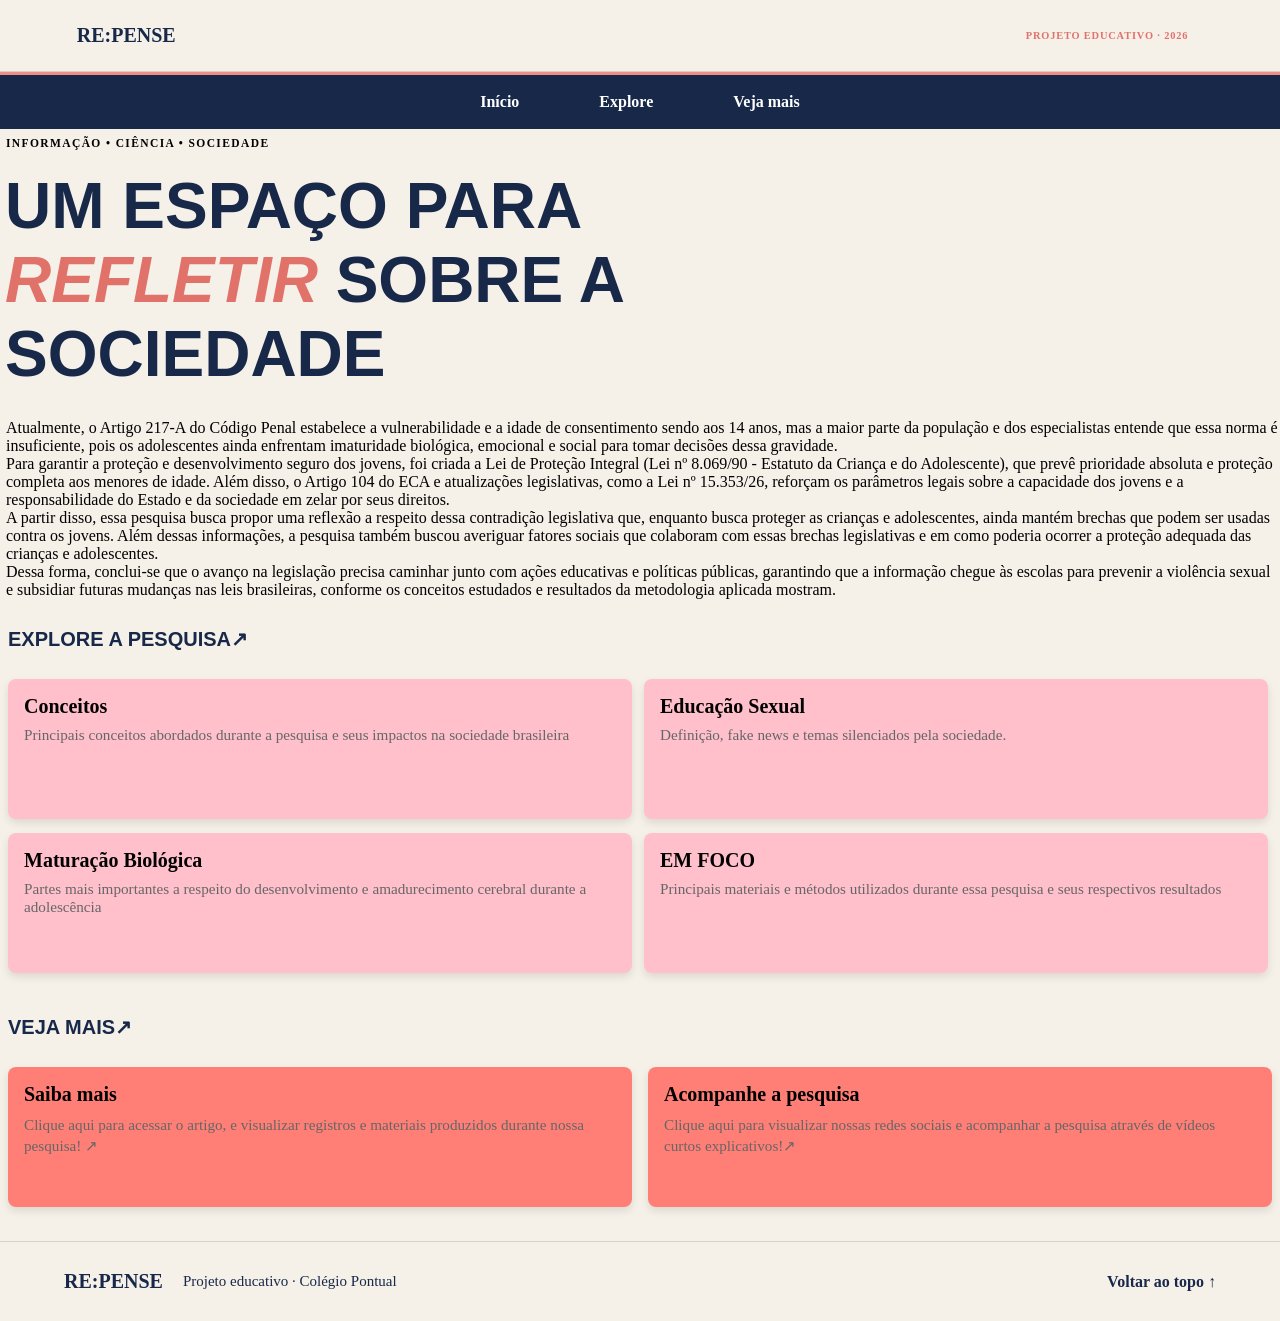
<file: index.html>
<!doctype html>
<html lang="pt-br">
  <head>
    <meta charset="UTF-8" />
    <meta name="viewport" 
      content="width=device-width, initial-scale=1.0">
    <title>RE:PENSE</title>
    <link rel="icon" type="image/png" href="./img-logo.png">
    <link rel="stylesheet" href="style.css" />
    <script src="script.js" defer></script>
  </head>
  <body>
    <section id="topo">
      <header class="site-header">
        <div class="interface">
        <a href="index.html" class="logo">RE:PENSE</a>
          <p class="edition">
              PROJETO EDUCATIVO · 2026
          </p>
      </div>
    </header>
    <nav class="menu">
      <a href="#inicio">Início</a>
      <a href="#explore">Explore</a>
      <a href="#veja">Veja mais</a>
    </nav>
    <main class="container-pagina">
      <section class="conteudo-principal">
        <p class="linha-embaixo">INFORMAÇÃo • CIÊNCIA • SOCIEDADE</p>
        <section id="inicio">
        <h1>Um espaço para <span class="destaque">refletir</span> sobre  a sociedade</h1>
        <p>Atualmente, o Artigo 217-A do Código Penal estabelece a vulnerabilidade e a idade de consentimento sendo aos 14 anos, mas a maior parte da população e dos especialistas entende que essa norma é insuficiente, pois os adolescentes ainda enfrentam imaturidade biológica, emocional e social para tomar decisões dessa gravidade. </p>
        <p>Para garantir a proteção e desenvolvimento seguro dos jovens, foi criada a Lei de Proteção Integral (Lei nº 8.069/90 - Estatuto da Criança e do Adolescente), que prevê prioridade absoluta e proteção completa aos menores de idade. Além disso, o Artigo 104 do ECA e atualizações legislativas, como a Lei nº 15.353/26, reforçam os parâmetros legais sobre a capacidade dos jovens e a responsabilidade do Estado e da sociedade em zelar por seus direitos.</p>
        <p>A partir disso, essa pesquisa busca propor uma reflexão a respeito dessa contradição legislativa que, enquanto busca proteger as crianças e adolescentes, ainda mantém brechas que podem ser usadas contra os jovens. Além dessas informações, a pesquisa também buscou averiguar fatores sociais que colaboram com essas brechas legislativas e em como poderia ocorrer a proteção adequada das crianças e adolescentes.</p>
        <p>Dessa forma, conclui-se que o avanço na legislação precisa caminhar junto com ações educativas e políticas públicas, garantindo que a informação chegue às escolas para prevenir a violência sexual e subsidiar futuras mudanças nas leis brasileiras, conforme os conceitos estudados e resultados da metodologia aplicada mostram.</p>
        </section>
        <br />
        <section id="explore">
        <h2>Explore a pesquisa↗</h2>
        <a href="conceito.html" class="card-1">
          <div class="card-conteudo">
            <h3>Conceitos</h3>
            <p>
              Principais conceitos abordados durante a pesquisa e seus impactos
              na sociedade brasileira
            </p>
          </div>
        </a>
        <a href="educação.html" class="card-2">
          <div class="card-conteudo">
            <h3>Educação Sexual</h3>
            <p>
              Definição, fake news e temas silenciados pela sociedade.
            </p>
          </div>
        </a>
        <a href="desenvolvimento.html" class="card-3">
          <div class="card-conteudo">
            <h3>Maturação Biológica</h3>
            <p>
              Partes mais importantes a respeito do desenvolvimento e
              amadurecimento cerebral durante a adolescência
            </p>
          </div>
        </a>
        <a href="metodologia.html" class="card-4">
          <div class="card-conteudo">
            <h3>EM FOCO</h3>
            <p>
              Principais materiais e métodos utilizados durante essa pesquisa e
              seus respectivos resultados
            </p>
          </div>
        </a>
        </section>
        <br>
      <section id="veja">
      <h2>Veja mais↗</h2>
        <div class="card-final">

        <button type="button" class="card-5" id="abrir-materiais">
          <div class="card-conteudo">
            <h3>Saiba mais</h3>
            <p>
              Clique aqui para acessar o artigo, e visualizar registros e materiais produzidos durante nossa pesquisa! ↗
            </p>
          </div>
        </button>

        <button type="button" class="card-6" id="abrir-redes">
          <div class="card-conteudo">
            <h3>Acompanhe a pesquisa</h3>
            <p class="card-6-conteudo">
              Clique aqui para visualizar nossas redes sociais e acompanhar a pesquisa através de vídeos curtos explicativos!↗
            </p>
          </div>
        </button>  
      
      <div class="fundo-painel" id="fundo-materiais" hidden>
        <div class="painel-redes" role="dialog"
         aria-modal="true"
        aria-labelledby="titulo-materiais">

        <button type="button" id="fechar-materiais"
            class="fechar-redes"
            aria-label="Fechar painel">×</button>

        <h2 id="titulo-materiais">Materiais da pesquisa</h2>

        <p>Escolha o material que deseja consultar:</p>

        <a href="https://drive.google.com/file/d/1syrTWVS1RJacVzWFfXMb2-dEIaSMAw92/view?usp=drive_link"
            target="_blank" rel="noopener noreferrer">
          Artigo completo da pesquisa ↗
          </a>

          <a href="https://drive.google.com/file/d/1YXQ_LIAmgSybuj4bfpVnPpr__s0yDybZ/view?usp=drive_link"
           target="_blank" rel="noopener noreferrer">
          Fotos e materiais produzidos ↗
          </a>

        </div>
      </div>

      </div>
        <div class="fundo-painel" id="fundo-painel" hidden>
          <div class="painel-redes" role="dialog"
           aria-labelledby="titulo-redes">
          <button type="button" id="fechar-redes"
                class="fechar-redes"
                aria-label="Fechar painel">×</button>
          <h2 id="titulo-redes">Acompanhe o projeto</h2>
          <p>Escolha uma das nossas redes:</p>
            <a href="https://www.instagram.com/repenseseuconceito_/"
             target="_blank" rel="noopener noreferrer">
              Instagram ↗
            </a>

            <a href="https://www.tiktok.com/@repenseseuconceito_"
             target="_blank" rel="noopener noreferrer">
              TikTok ↗
            </a>

            <a href="https://x.com/REPENSE_26"
             target="_blank" rel="noopener noreferrer">
             Twitter / X ↗
            </a> 
          </div>
        </div>
      </section>
      <footer class="site-footer">
        <a class="logo" href="index.html">
          RE:PENSE
        </a>
        <p>Projeto educativo · Colégio Pontual</p>
        <a href="#top">Voltar ao topo ↑</a>
      </footer>
    </main>
  </body>
</html>
</file>
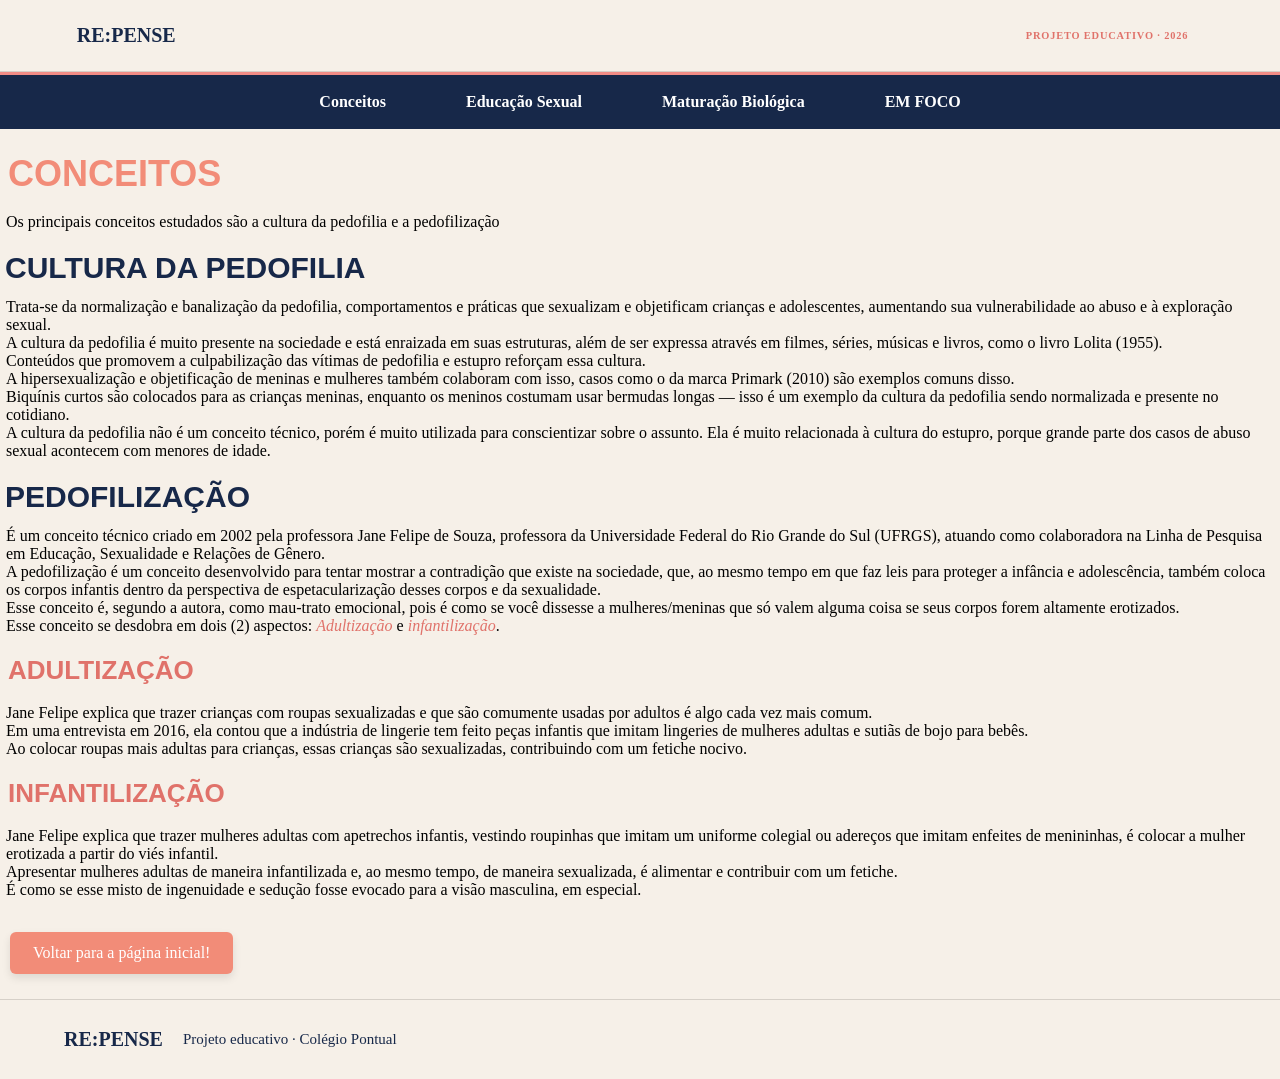
<file: conceito.html>
<!DOCTYPE html>
<html lang="pt-BR">
<head>
    <meta charset="UTF-8">
    <meta name="viewport" content="width=device-width, initial-scale=1.0">
    <title>Conceitos | RE:PENSE</title>
    <link rel="icon" type="image/png" href="./img-logo.png">
    <link rel="stylesheet" href="páginas.css">
</head>
<body>
  <section id="topo">
  <header class="site-header">
    <div class="interface">
      <a href="index.html" class="logo">RE:PENSE</a>
        <p class="edition">
            PROJETO EDUCATIVO · 2026
        </p>
    </div>
  </header>
    <nav class="menu">
      <a href="conceito.html">Conceitos</a>
      <a href="educação.html">Educação Sexual</a>
      <a href="desenvolvimento.html">Maturação Biológica</a>
      <a href="metodologia.html">EM FOCO</a>
    </nav>
    <main class="container-pagina">
      <section class="conteudo-principal">
    <h1>CONCEITOS</h1>
      <p>Os principais conceitos estudados são a cultura da pedofilia e a pedofilização</p> 
    <h2>CULTURA DA PEDOFILIA</h2>
      <p>Trata-se da normalização e banalização da pedofilia, comportamentos e práticas que sexualizam e objetificam crianças e adolescentes, aumentando sua vulnerabilidade ao abuso e à exploração sexual. </p>
      <p>A cultura da pedofilia é muito presente na sociedade e está enraizada em suas estruturas, além de ser expressa através em filmes, séries, músicas e livros, como o livro Lolita (1955). </p>
      <p>Conteúdos que promovem a culpabilização das vítimas de pedofilia e estupro reforçam essa cultura. </p>
      <p>A hipersexualização e objetificação de meninas e mulheres também colaboram com isso, casos como o da marca Primark (2010) são exemplos comuns disso.</p>
      <p>Biquínis curtos são colocados para as crianças meninas, enquanto os meninos costumam usar bermudas longas — isso é um exemplo da cultura da pedofilia sendo normalizada e presente no cotidiano. </p>
      <p>A cultura da pedofilia não é um conceito técnico, porém é muito utilizada para conscientizar sobre o assunto. Ela é muito relacionada à cultura do estupro, porque grande parte dos casos de abuso sexual acontecem com menores de idade. </p>
    <h2>PEDOFILIZAÇÃO</h2>
      <p>É um conceito técnico criado em 2002 pela professora Jane Felipe de Souza, professora da Universidade Federal do Rio Grande do Sul (UFRGS), atuando como colaboradora na Linha de Pesquisa em Educação, Sexualidade e Relações de Gênero. </p>
      <p>A pedofilização é um conceito desenvolvido para tentar mostrar a contradição que existe na sociedade, que, ao mesmo tempo em que faz leis para proteger a infância e adolescência, também coloca os corpos infantis dentro da perspectiva de espetacularização desses corpos e da sexualidade.</p>
      <p>Esse conceito é, segundo a autora, como mau-trato emocional, pois é como se você dissesse a mulheres/meninas que só valem alguma coisa se seus corpos forem altamente erotizados.</p>
      <p>Esse conceito se desdobra em dois (2) aspectos: 
<span class="destaque">Adultização</span> e <span class="destaque">infantilização</span>.</p>
    <h4>ADULTIZAÇÃO</h4>
      <p>Jane Felipe explica que trazer crianças com roupas sexualizadas e que são comumente usadas por adultos é algo cada vez mais comum.</p>
      <p>Em uma entrevista em 2016, ela contou que a indústria de lingerie tem feito peças infantis que imitam lingeries de mulheres adultas e sutiãs de bojo para bebês. </p>
      <p>Ao colocar roupas mais adultas para crianças, essas crianças são sexualizadas, contribuindo com um fetiche nocivo. </p>
    <h4>INFANTILIZAÇÃO</h4>
      <p>Jane Felipe explica que trazer mulheres adultas com apetrechos infantis, vestindo roupinhas que imitam um uniforme colegial ou adereços que imitam enfeites de menininhas, é colocar a mulher erotizada a partir do viés infantil.</p>
      <p>Apresentar mulheres adultas de maneira infantilizada e, ao mesmo tempo, de maneira sexualizada, é alimentar e contribuir com um fetiche.</p>
      <p>É como se esse misto de ingenuidade e sedução fosse evocado para a visão masculina, em especial. </p>
      <br>
       <a class="botao-voltar" href="index.html" margin: 0 auto>Voltar para a página inicial!</a>
  </section>
   <footer class="site-footer">
      <a href="#topo" class="footer-logo">RE:PENSE</a>
        <p>Projeto educativo · Colégio Pontual</p>
   </footer>
</body>
</html>
</file>
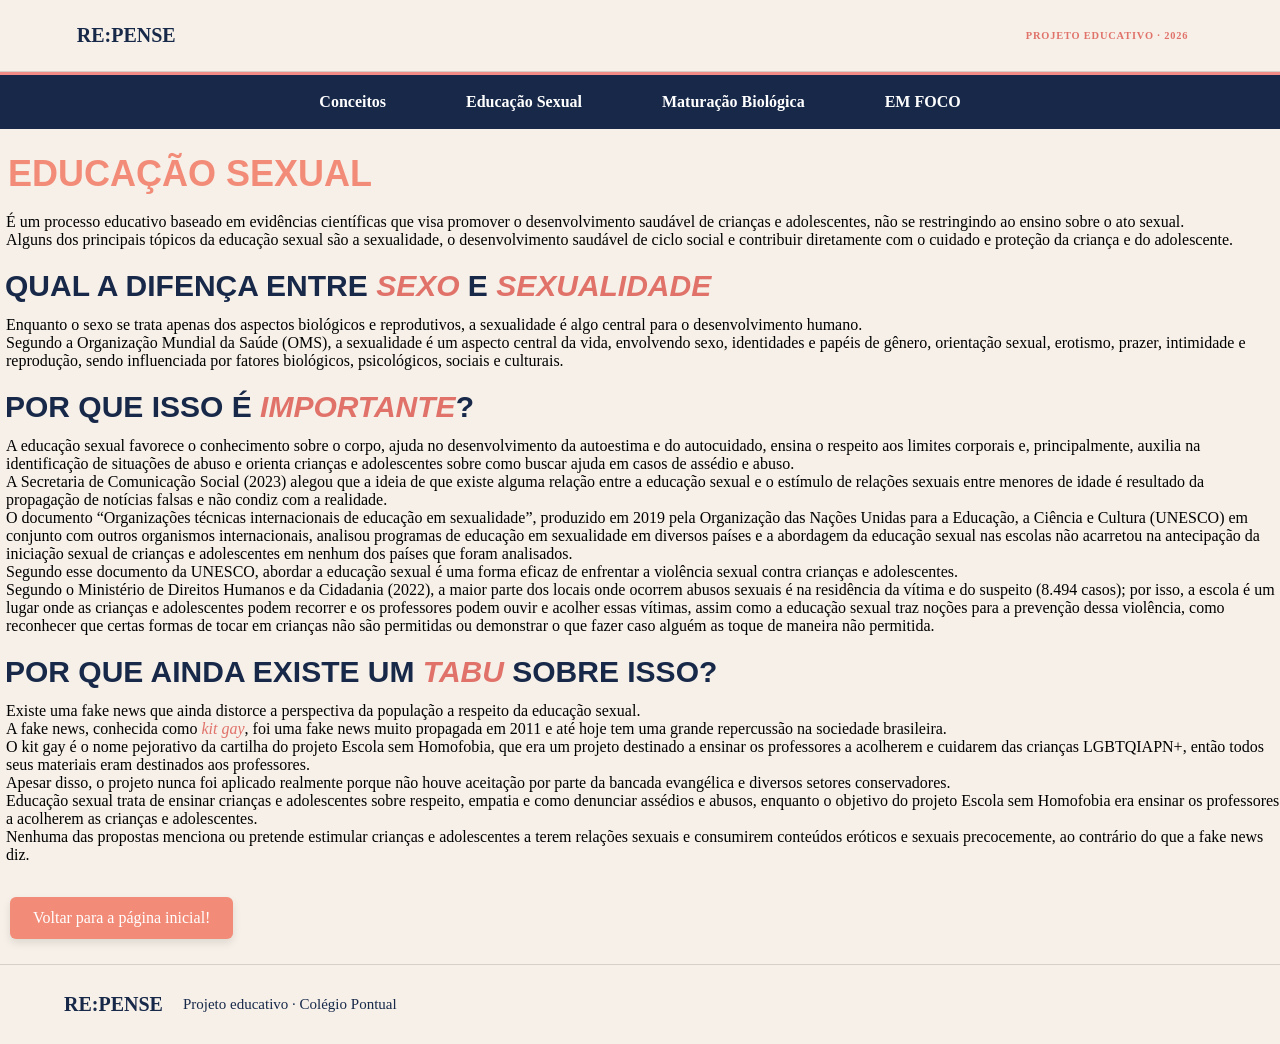
<file: educação.html>
<!DOCTYPE html>
<html lang="pt-BR">
<head>
    <meta charset="UTF-8">
    <meta name="viewport" content="width=device-width, initial-scale=1.0">
    <title>Educação Sexual | RE:PENSE</title>
    <link rel="icon" type="image/png" href="./img-logo.png">
    <link rel="stylesheet" href="páginas.css">
</head>
<body>
  <section id="topo">
  <header class="site-header">
    <div class="interface">
      <a href="index.html" class="logo">RE:PENSE</a>
        <p class="edition">
            PROJETO EDUCATIVO · 2026
        </p>
    </div>
  </header>
    <nav class="menu">
      <a href="conceito.html">Conceitos</a>
      <a href="educação.html">Educação Sexual</a>
      <a href="desenvolvimento.html">Maturação Biológica</a>
      <a href="metodologia.html">EM FOCO</a>
    </nav>
    <main class="container-pagina">
      <section class="conteudo-principal">
    <h1>educação sexual</h1>
      <p>É um processo educativo baseado em evidências científicas que visa promover o desenvolvimento saudável de crianças e adolescentes, não se restringindo ao ensino sobre o ato sexual.</p>
      <p>Alguns dos principais tópicos da educação sexual são a sexualidade, o desenvolvimento saudável de ciclo social e contribuir diretamente com o cuidado e proteção da criança e do adolescente.</p> 
    <h2>Qual a difença entre <span class="destaque">sexo</span> e <span class="destaque">sexualidade</span></h2>
      <p>Enquanto o sexo se trata apenas dos aspectos biológicos e reprodutivos, a sexualidade é algo central para o desenvolvimento humano.</p>
      <p>Segundo a Organização Mundial da Saúde (OMS), a sexualidade é um aspecto central da vida, envolvendo sexo, identidades e papéis de gênero, orientação sexual, erotismo, prazer, intimidade e reprodução, sendo influenciada por fatores biológicos, psicológicos, sociais e culturais. </p>
    <h2>Por que isso é <span class="destaque">importante</span>?</h2>
      <p>A educação sexual favorece o conhecimento sobre o corpo, ajuda no desenvolvimento da autoestima e do autocuidado, ensina o respeito aos limites corporais e, principalmente, auxilia na identificação de situações de abuso e orienta crianças e adolescentes sobre como buscar ajuda em casos de assédio e abuso.</p>
      <p>A Secretaria de Comunicação Social (2023) alegou que a ideia de que existe alguma relação entre a educação sexual e o estímulo de relações sexuais entre menores de idade é resultado da propagação de notícias falsas e não condiz com a realidade.</p>
      <p>O documento “Organizações técnicas internacionais de educação em sexualidade”, produzido em 2019 pela Organização das Nações Unidas para a Educação, a Ciência e Cultura (UNESCO) em conjunto com outros organismos internacionais, analisou programas de educação em sexualidade em diversos países e a abordagem da educação sexual nas escolas não acarretou na antecipação da iniciação sexual de crianças e adolescentes em nenhum dos países que foram analisados.</p>
      <p>Segundo esse documento da UNESCO, abordar a educação sexual é uma forma eficaz de enfrentar a violência sexual contra crianças e adolescentes.</p>
      <p>Segundo o Ministério de Direitos Humanos e da Cidadania (2022), a maior parte dos locais onde ocorrem abusos sexuais é na residência da vítima e do suspeito (8.494 casos); por isso, a escola é um lugar onde as crianças e adolescentes podem recorrer e os professores podem ouvir e acolher essas vítimas, assim como a educação sexual traz noções para a prevenção dessa violência, como reconhecer que certas formas de tocar em crianças não são permitidas ou demonstrar o que fazer caso alguém as toque de maneira não permitida. </p>
    <h2>Por que ainda existe um <span class="destaque">tabu</span> sobre isso?</h2>
      <p>Existe uma fake news que ainda distorce a perspectiva da população a respeito da educação sexual.</p>
      <p>A fake news, conhecida como <span class="destaque">kit gay</span>, foi uma fake news muito propagada em 2011 e até hoje tem uma grande repercussão na sociedade brasileira.</p>
      <p>O kit gay é o nome pejorativo da cartilha do projeto Escola sem Homofobia, que era um projeto destinado a ensinar os professores a acolherem e cuidarem das crianças LGBTQIAPN+, então todos seus materiais eram destinados aos professores.</p>
      <p>Apesar disso, o projeto nunca foi aplicado realmente porque não houve aceitação por parte da bancada evangélica e diversos setores conservadores.</p>
      <p fake news que distorce o projeto Escola sem Homofobia acaba difamando a educação sexual ao confundir e misturar as duas propostas, porém, elas não têm correlação.</p>
      <p>Educação sexual trata de ensinar crianças e adolescentes sobre respeito, empatia e como denunciar assédios e abusos, enquanto o objetivo do projeto Escola sem Homofobia era ensinar os professores a acolherem as crianças e adolescentes.</p>
      <p>Nenhuma das propostas menciona ou pretende estimular crianças e adolescentes a terem relações sexuais e consumirem conteúdos eróticos e sexuais precocemente, ao contrário do que a fake news diz.</p>
      <br>
       <a class="botao-voltar" href="index.html" margin: 0 auto>Voltar para a página inicial!</a>
      </section>
   <footer class="site-footer">
      <a href="#topo" class="footer-logo">RE:PENSE</a>
        <p>Projeto educativo · Colégio Pontual</p>
   </footer>
</body>
</html>
</file>
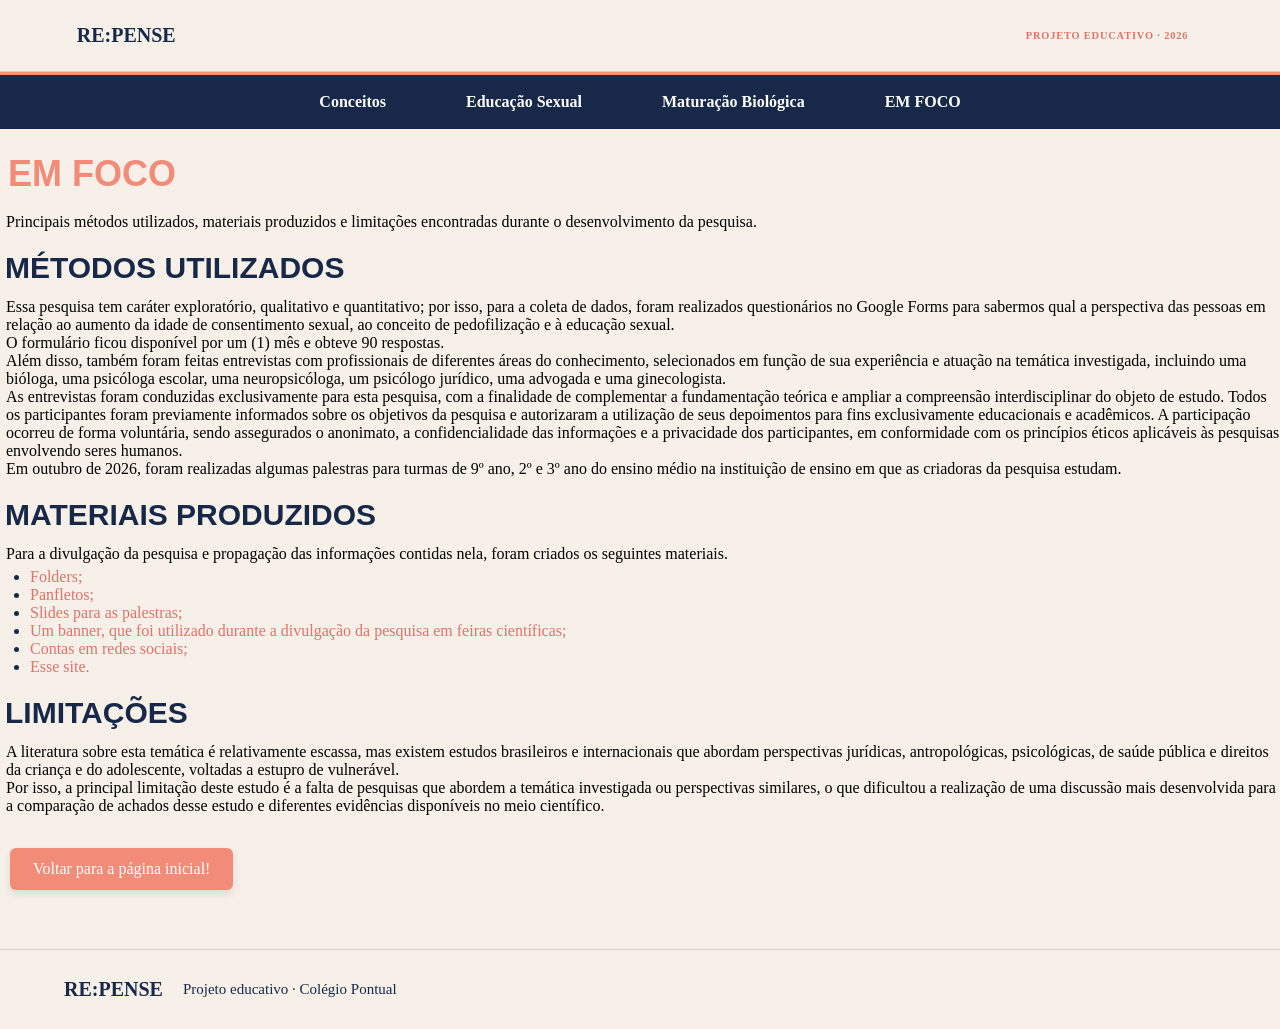
<file: metodologia.html>
<!DOCTYPE html>
<html lang="pt-BR">
<head>
    <meta charset="UTF-8">
    <meta name="viewport" content="width=device-width, initial-scale=1.0">
    <title>Conceitos | RE:PENSE</title>
    <link rel="icon" type="image/png" href="./img-logo.png">
    <link rel="stylesheet" href="páginas.css">
</head>
<body>
  <section id="topo">
  <header class="site-header">
    <div class="interface">
      <a href="index.html" class="logo">RE:PENSE</a>
        <p class="edition">
            PROJETO EDUCATIVO · 2026
        </p>
    </div>
  </header>
    <nav class="menu">
      <a href="conceito.html">Conceitos</a>
      <a href="educação.html">Educação Sexual</a>
      <a href="desenvolvimento.html">Maturação Biológica</a>
      <a href="metodologia.html">EM FOCO</a>
    </nav>
    <main class="container-pagina">
      <section class="conteudo-principal">
    <h1>EM FOCO</h1>
      <p>Principais métodos utilizados, materiais produzidos e limitações encontradas durante o desenvolvimento da pesquisa.</p> 
    <h2>Métodos utilizados</h2>
      <p>Essa pesquisa tem caráter exploratório, qualitativo e quantitativo; por isso, para a coleta de dados, foram realizados questionários no Google Forms para sabermos qual a perspectiva das pessoas em relação ao aumento da idade de consentimento sexual, ao conceito de pedofilização e à educação sexual.</p>
      <p>O formulário ficou disponível por um (1) mês e obteve 90 respostas.</p>
      <p>Além disso, também foram feitas entrevistas com profissionais de diferentes áreas do conhecimento, selecionados em função de sua experiência e atuação na temática investigada, incluindo uma bióloga, uma psicóloga escolar, uma neuropsicóloga, um psicólogo jurídico, uma advogada e uma ginecologista.</p>
      <p>As entrevistas foram conduzidas exclusivamente para esta pesquisa, com a finalidade de complementar a fundamentação teórica e ampliar a compreensão interdisciplinar do objeto de estudo. Todos os participantes foram previamente informados sobre os objetivos da pesquisa e autorizaram a utilização de seus depoimentos para fins exclusivamente educacionais e acadêmicos. A participação ocorreu de forma voluntária, sendo assegurados o anonimato, a confidencialidade das informações e a privacidade dos participantes, em conformidade com os princípios éticos aplicáveis às pesquisas envolvendo seres humanos.</p>
      <p>Em outubro de 2026, foram realizadas algumas palestras para turmas de 9º ano, 2º e 3º ano do ensino médio na instituição de ensino em que as criadoras da pesquisa estudam.</p>
    <h2>Materiais produzidos</h2>
      <p>Para a divulgação da pesquisa e propagação das informações contidas nela, foram criados os seguintes materiais.</p>
        <ul class="bolinhas">
          <li>Folders;</li>
          <li>Panfletos;</li>
          <li>Slides para as palestras;</li>
          <li>Um banner, que foi utilizado durante a divulgação da pesquisa em feiras científicas;</li>
          <li>Contas em redes sociais;</li>
          <li>Esse site.</li>
        </ul>
    <h2>LIMITAÇÕES</h2>
      <p>A literatura sobre esta temática é relativamente escassa, mas existem estudos brasileiros e internacionais que abordam perspectivas jurídicas, antropológicas, psicológicas, de saúde pública e direitos da criança e do adolescente, voltadas a estupro de vulnerável.</p>
      <p>Por isso, a principal limitação deste estudo é a falta de pesquisas que abordem a temática investigada ou perspectivas similares, o que dificultou a realização de uma discussão mais desenvolvida para a comparação de achados desse estudo e diferentes evidências disponíveis no meio científico.</p>
      <br>
       <a class="botao-voltar" href="index.html" margin: 0 auto>Voltar para a página inicial!</a>
  </section>
   <footer class="site-footer">
      <a href="#topo" class="footer-logo">RE:PENSE</a>
        <p>Projeto educativo · Colégio Pontual</p>
   </footer>
</body>
</html>
</file>
<file: style.css>
.site-header {
  padding: 24px 6%;
  color: #172849;
  border-bottom: 1px solid #D6D0C8;
  overflow: visible;
}
.site-header .interface {
  display: flex;
  align-items: center;
  justify-content: flex-start;
  gap: 850px;
  width: 100%;
}
.site-header .logo {
  flex: 0 0 auto;
  font-size: 20px;
  white-space: nowrap;
  font-weight: bold;
}
.site-header .edition {
  margin: 0;
  max-width: 170px;
  line-height: 1.25;
}
.menu {
  display: flex;
  align-items: center;
  justify-content: center;
  flex-wrap: wrap;
  gap: 80px;
  width: 100%;
  margin: 0;
  padding: 18px 12px;
  background-color: #172849;
  border-top: 3px solid #F18C86;
}
.menu a {
  color: #FFFFFF;
  text-decoration: none;
  font-size: 16px;
  font-weight: bold;
}
.menu a:hover {
  color: #E8A5B9;
}
.logo {
  overflow: hidden;
  color: #172849;
  text-decoration: none;
  font-size: 20px;
}
.edition {
  font-size: 0.65rem;
  font-weight: 700;
  letter-spacing: 0.08em;
  color: #E0726A;
  white-space: nowrap;
}
.linha-embaixo {
  margin-top: 8px;
  margin-bottom: 20px;
  font-size: 0.72rem;
  font-weight: 800;
  letter-spacing: 0.12em;
  text-transform: uppercase;
}
.button-header nav ul {
  display: flex;
  align-items: center;
  justify-content: center;
  list-style-type: none;
}
.button-header nav ul li a {
  padding: 5px 60px;
}
.interface {
  max-width: 1280px;
  margin: 0 auto;
}
* {
  margin: 0;
  padding: 0;
  box-sizing: border-box;
}
h1 {
  color: #172849;
  font-family:
    "Trebuchet MS", "Lucida Sans Unicode", "Lucida Grande", "Lucida Sans",
    Arial, sans-serif;
  font-size: clamp(2rem, 5vw, 5.5rem);
  max-width: 70vw;
  display: block;
  margin-left: 5px;
  margin-bottom: 28px;
  font-weight: 900;
  text-transform: uppercase;
}
h2 {
  color: #172849;
  font-family:
    "Trebuchet MS", "Lucida Sans Unicode", "Lucida Grande", "Lucida Sans",
    Arial, sans-serif;
  font-size: 20px;
  max-width: 70vw;
  display: block;
  margin-left: 8px;
  margin-top: 10px;
  margin-bottom: 28px;
  font-weight: 900;
  text-transform: uppercase;
}
.destaque {
  font-style: italic;
  color: #E0726A;
}
body {
  background-color: #F5F0E8;
  font-family: Georgia, "Times New Roman", Times, serif;
  margin: 0;
  padding: 0;
}
html,
body {
  height: 100%;
  margin: 0;
}
p {
  color: black;
  margin-left: 6px;
}
/* Transforma o container em um flexbox, uma caixinha, vertical */
.container-pagina {
  display: flex;
  flex-direction: column;
  width: 100%;
  min-height: 100vh; /* Altura total da janela de visualização */
}
/* Faz o conteúdo principal crescer e empurrar o rodapé para baixo */
.conteudo-principal {
  flex: 1;
}
/* Estilo base do card */
.card-1,
.card-2,
.card-3,
.card-4 {
  display: inline-block;
  width: calc(50% - 16px);
  max-width: 630px;
  min-height: 140px;
  background-color: pink;
  border-radius: 8px;
  overflow: hidden;
  text-decoration: none; /* Remove o sublinhado padrão do link */
  color: black; /* Define a cor padrão do texto */
  box-shadow: 0 4px 8px rgba(0, 0, 0, 0.1);
  transition:
    transform 0.2s ease,
    box-shadow 0.2s ease;
  cursor: pointer; /* Mostra o ícone de mãozinha ao passar o mouse */
  margin-bottom: 10px;
  margin-left: 8px;
}
.card-5 {
  display: inline-block;
  width: 355px;
  min-height: 140px;
  background-color: #FF7F76;
  border-radius: 8px;
  overflow: hidden;
  text-decoration: none;
  color: black;
  box-shadow: 0 4px 8px rgba(0, 0, 0, 0.1);
  transition:
    transform 0.2s ease,
    box-shadow 0.2s ease;
  cursor: pointer;
  margin-top: 8px;
  margin-bottom: 10px;
  margin-left: 8px;
}
.card-conteudo {
  padding: 16px;
}
.card-conteudo h3 {
  margin: 0 0 8px 0;
  font-size: 1.25rem;
}
.card-conteudo p {
  margin: 0;
  font-size: 0.95rem;
  color: #666666;
}
.card-5-conteudo p,
.card-6-conteudo p {
  margin: 0;
  font-size: 0.95rem;
  color: #444444;
}
/* Efeito interativo ao passar o mouse (Hover) */
.card-1:hover,
.card-2:hover,
.card-3:hover,
.card-4:hover {
  transform: translateY(-4px); /* Eleva levemente o card */
  box-shadow: 0 8px 16px rgba(0, 0, 0, 0.2);
  background-color: #FFACBA;
}
.card-5:hover {
  transform: translateY(-4px);
  box-shadow: 0 8px 16px rgba(0, 0, 0, 0.2);
  background-color: #FF685D;
}
.card-6 {
  display: flex;
  width: 355px;
  max-width: calc(100% - 16px);
  min-height: 140px;
  margin: 8px 8px 24px;
  padding: 0;
  background-color: #FF7F76;
  border: none;
  border-radius: 8px;
  color: black;
  text-align: left;
  font-family: inherit;
  box-shadow: 0 4px 8px rgba(0, 0, 0, 0.1);
  transition:
    transform 0.2s ease,
    box-shadow 0.2s ease;
  cursor: pointer;
  margin-left: 8px;
}
#veja {
  display: flow-root;
  padding-bottom: 2px;
}
.card-final {
  display: flex;
  flex-direction: row;
  flex-wrap: nowrap;
  gap: 16px;
  width: 100%;
  padding: 0 8px;
  margin: 24px 0 32px;
  box-sizing: border-box;
}
.card-final .card-5,
.card-final .card-6 {
  flex: 1 1 0;
  width: 0;
  min-width: 0;
  box-sizing: border-box;
  display: flex;
  min-height: 140px;
  margin: 0;
  padding: 0;
  box-sizing: border-box;
  border: none;
  appearance: none;
  -webkit-appearance: none;
  border-radius: 8px;
  text-align: left;
  font-family: inherit;
  font-size: inherit;
}
.card-final .card-conteudo {
  width: 100%;
  padding: 16px;
  box-sizing: border-box;
}
.card-final .card-conteudo h3 {
  margin: 0 0 8px;
  font-size: 1.25rem;
}
.card-final .card-conteudo p {
  margin: 0;
  font-size: 0.95rem;
  line-height: 1.4;
}
.card-6:hover {
  transform: translateY(-4px);
  box-shadow: 0 8px 16px rgba(0, 0, 0, 0.2);
  background-color: #FF685D;
}
/* Fundo escurecido atrás da janela */
.fundo-painel {
  position: fixed;
  inset: 0;
  z-index: 1000;
  display: flex;
  align-items: center;
  justify-content: center;
  padding: 20px;
  background-color: rgba(23, 40, 73, 0.65);
}
.fundo-painel[hidden] {
  display: none;
}
/* Janela das redes sociais */
.painel-redes {
  position: relative;
  width: 100%;
  max-width: 380px;
  padding: 30px 24px 24px;
  background-color: #F5F0E8;
  border-top: 5px solid #F18C86;
  border-radius: 12px;
}
.painel-redes h2 {
  max-width: none;
  margin: 0 25px 12px 0;
  font-size: 22px;
}
.painel-redes p {
  margin: 0 0 18px;
  line-height: 1.5;
}
.painel-redes a {
  display: block;
  padding: 14px;
  margin-top: 10px;
  border-radius: 7px;
  background-color: #FFACBA;
  color: #172849;
  font-weight: bold;
  text-decoration: none;
}
.painel-redes a:hover {
  background-color: #F18C86;
}
.fechar-redes {
  position: absolute;
  top: 8px;
  right: 14px;
  border: none;
  background: none;
  color: #172849;
  font-size: 30px;
  cursor: pointer;
}
.card:active {
  transform: translateY(0); /* Efeito de clique */
}
.site-footer {
  display: flex;
  align-items: center;
  justify-content: space-between;
  flex-wrap: wrap;
  gap: 20px;
  padding: 28px 5%;
  border-top: 1px solid #D6D0C8;
}
.site-footer p {
  margin: 0;
  flex: 1 1 150px;
  color: #172849;
  font-size: 15px;
}
.site-footer a {
  color: #172849;
  text-decoration: none;
  font-weight: bold;
}
.site-footer a:hover {
  color: #D85F65;
}
.site-footer .footer-logo {
  flex: 0 0 auto;
  max-width: none;
  margin: 0;
  font-size: 20px;
  white-space: nowrap;
  gap: 850px;
}
.site-footer .voltar-topo {
  flex: 0 0 auto;
  max-width: 120px;
  font-size: 14px;
}
@media (max-width: 768px) {
  .menu {
    flex-wrap: wrap;
    gap: 16px;
  }
  .site-header .interface {
    gap: 20px; 
    flex-wrap: wrap;
  }
  .menu a {
    padding: 5px 10px;
  }
  img {
    max-widgth: 100%;
    height: auto;
  }
  .card-1,
  .card-2,
  .card-3,
  .card-4 {
    display: block;
    min-width: none;
    box-sizing: border-box;
    margin-right: 8px;
    margin-left: 8px;
    width: calc(100% - 16px);
    max-width: none;
    min-height: 140px;
  }
  #veja {
    padding-left: 8px;
    padding-right: 8px;
    padding-bottom: 5px;
  }
  .card-final {
    display: flex;
    flex-direction: column;
    gap: 10px;
    width: 100%;
    padding: 0;
    margin: 24px 0 0;
    box-sizing: border-box;
  }
  .card-final .card-5,
  .card-final .card-6 {
    display: flex;
    flex: none; 
    min-height: 140px;
    width: 100%;
    max-width: none;
    min-width: 0;
    margin: 0;
    box-sizing: border-box;
  }
}
</file>
<file: páginas.css>
.site-header {
  padding: 24px 6%;
  color: #172849;
  border-bottom: 1px solid #D6D0C8;
  overflow: visible;
}
.site-header .interface {
  display: flex;
  align-items: center;
  justify-content: flex-start;
  gap: 850px;
  width: 100%;
}
.site-header .logo {
  flex: 0 0 auto;
  font-size: 20px;
  white-space: nowrap;
  font-weight: bold;
}
.site-header .edition {
  margin: 0;
  max-width: 170px;
  line-height: 1.25;
}
.menu {
  display: flex;
  align-items: center;
  justify-content: center;
  flex-wrap: wrap;
  gap: 80px;
  width: 100%;
  margin: 0;
  padding: 18px 12px;
  background-color: #172849;
  border-top: 3px solid #F18C86;
}
.menu a {
  color: #FFFFFF;
  text-decoration: none;
  font-size: 16px;
  font-weight: bold;
}
.menu a:hover {
  color: #E8A5B9;
}
.logo {
  overflow: hidden;
  color: #172849;
  text-decoration: none;
  font-size: 20px;
}
.edition {
  font-size: 0.65rem;
  font-weight: 700;
  letter-spacing: 0.08em;
  color: #E0726A;
  white-space: nowrap;
}
.interface {
  max-width: 1280px;
  margin: 0 auto;
}
* {
  margin: 0;
  padding: 0;
  box-sizing: border-box;
}
h1 {
  color: #F28C78;
  font-family:
    "Trebuchet MS", "Lucida Sans Unicode", "Lucida Grande", "Lucida Sans",
    Arial, sans-serif;
  font-size: 36px;
  max-width: 70vw;
  display: block;
  margin-left: 8px;
  margin-top: 24px;
  margin-bottom: 18px;
  font-weight: 900;
  text-transform: uppercase;
}
h2 {
  color: #172849;
  font-family:
    "Trebuchet MS", "Lucida Sans Unicode", "Lucida Grande", "Lucida Sans",
    Arial, sans-serif;
  font-size: 30px;
  max-width: 70vw;
  display: block;
  margin-left: 5px;
  margin-top: 20px;
  margin-bottom: 13px;
  font-weight: 900;
  text-transform: uppercase;
}
h3 {
  color: #FFACBA;
  font-family:
    "Trebuchet MS", "Lucida Sans Unicode", "Lucida Grande", "Lucida Sans",
    Arial, sans-serif;
  font-size: 28px;
  max-width: 70vw;
  display: block;
  margin-left: 8px;
  margin-top: 20px;
  margin-bottom: 18px;
  font-weight: 900;
  text-transform: uppercase;
}
h4 {
  color: #E0726A;
  font-family:
    "Trebuchet MS", "Lucida Sans Unicode", "Lucida Grande", "Lucida Sans",
    Arial, sans-serif;
  font-size: 26px;
  max-width: 70vw;
  display: block;
  margin-left: 8px;
  margin-top: 20px;
  margin-bottom: 18px;
  font-weight: 900;
  text-transform: uppercase;
}
.destaque {
  font-style: italic;
  color: #E0726A;
}
body {
  background-color: #F5F0E8;
  font-family: Georgia, "Times New Roman", Times, serif;
  margin: 0;
  padding: 0;
  background-color: #F6F0E8;
  font-family: "Times New Roman", Times, serif;
  display: flex;
  flex-direction: column; /* Mantém os elementos uns abaixo dos outros */
  align-items: center; /* Centraliza todos os elementos na horizontal*/
}
html,
body {
  height: 100%;
  margin: 0;
}
p {
  color: black;
  margin-left: 6px;
}
/* Transforma o container em um flexbox, uma caixinha, vertical */
.container-pagina {
  display: flex;
  flex-direction: column;
  width: 100%;
  min-height: 100vh; /* Altura total da janela de visualização */
}
/* Faz o conteúdo principal crescer e empurrar o rodapé para baixo */
.conteudo-principal {
  flex: 1;
}
.bolinhas {
  list-style-type: disc !important;
  padding-left: 20px;
  margin-top: 5px;
  margin-bottom: 5px;
}
.bolinhas ::marker {
  color: #172849;
  padding-left: 5px;
}
li {
  color: #E0726A;
  margin-left: 10px;
  border-left: 4px;
}
figure {
  margin: 0; 
  max-width: 800px; 
  margin-left: 8px;
  margin-top: 5px;
}
figcaption {
  font-size: 0.8rem; 
  color: #666;
  margin-top: 5px;  
  margin-bottom: 5px;
}
.site-footer {
  display: flex;
  align-items: center;
  justify-content: space-between;
  flex-wrap: wrap;
  gap: 20px;
  padding: 28px 5%;
  border-top: 1px solid #D6D0C8;
}
.site-footer p {
  margin: 0;
  flex: 1 1 150px;
  color: #172849;
  font-size: 15px;
}
.site-footer a {
  color: #172849;
  text-decoration: none;
  font-weight: bold;
}
.site-footer a:hover {
  color: #D85F65;
}
.site-footer .footer-logo {
  flex: 0 0 auto;
  max-width: none;
  margin: 0;
  font-size: 20px;
  white-space: nowrap;
  gap: 850px;
}
.site-footer .voltar-topo {
  flex: 0 0 auto;
  max-width: 120px;
  font-size: 14px;
}
.botao-voltar {
  background-color: #F28C78;
  color: #FFFFFF;
  font-family: "Times New Roman", Times, serif;
  font-size: 16px;
  padding: 12px 23px;
  border: none;
  border-radius: 6px;
  cursor: pointer;
  transition: background-color 0.3s ease;
  margin-top: 15px;
  margin-bottom: 25px;
  margin-left: 10px;
  display: inline-block;
  text-decoration: none;
  align-items: center;
  box-shadow: 0 4px 8px rgba(0, 0, 0, 0.1);
}
.botao-voltar:hover {
  background-color: #E0726A;
  transform: translateY(-4px);
  box-shadow: 0 8px 16px rgba(0, 0, 0, 0.2);
}
@media (max-width: 500px) {
  .menu {
    flex-wrap: wrap;
    gap: 30px;
    padding: 16px 10px;
  }
  .site-header .interface {
    gap: 75px;
  }
  h1 {
    font-size: 34px;
  }
  h2 {
    font-size: 25px;
    max-width: 80vw;
  }
  h3 {
    font-size: 20px;
  }
}
</file>
